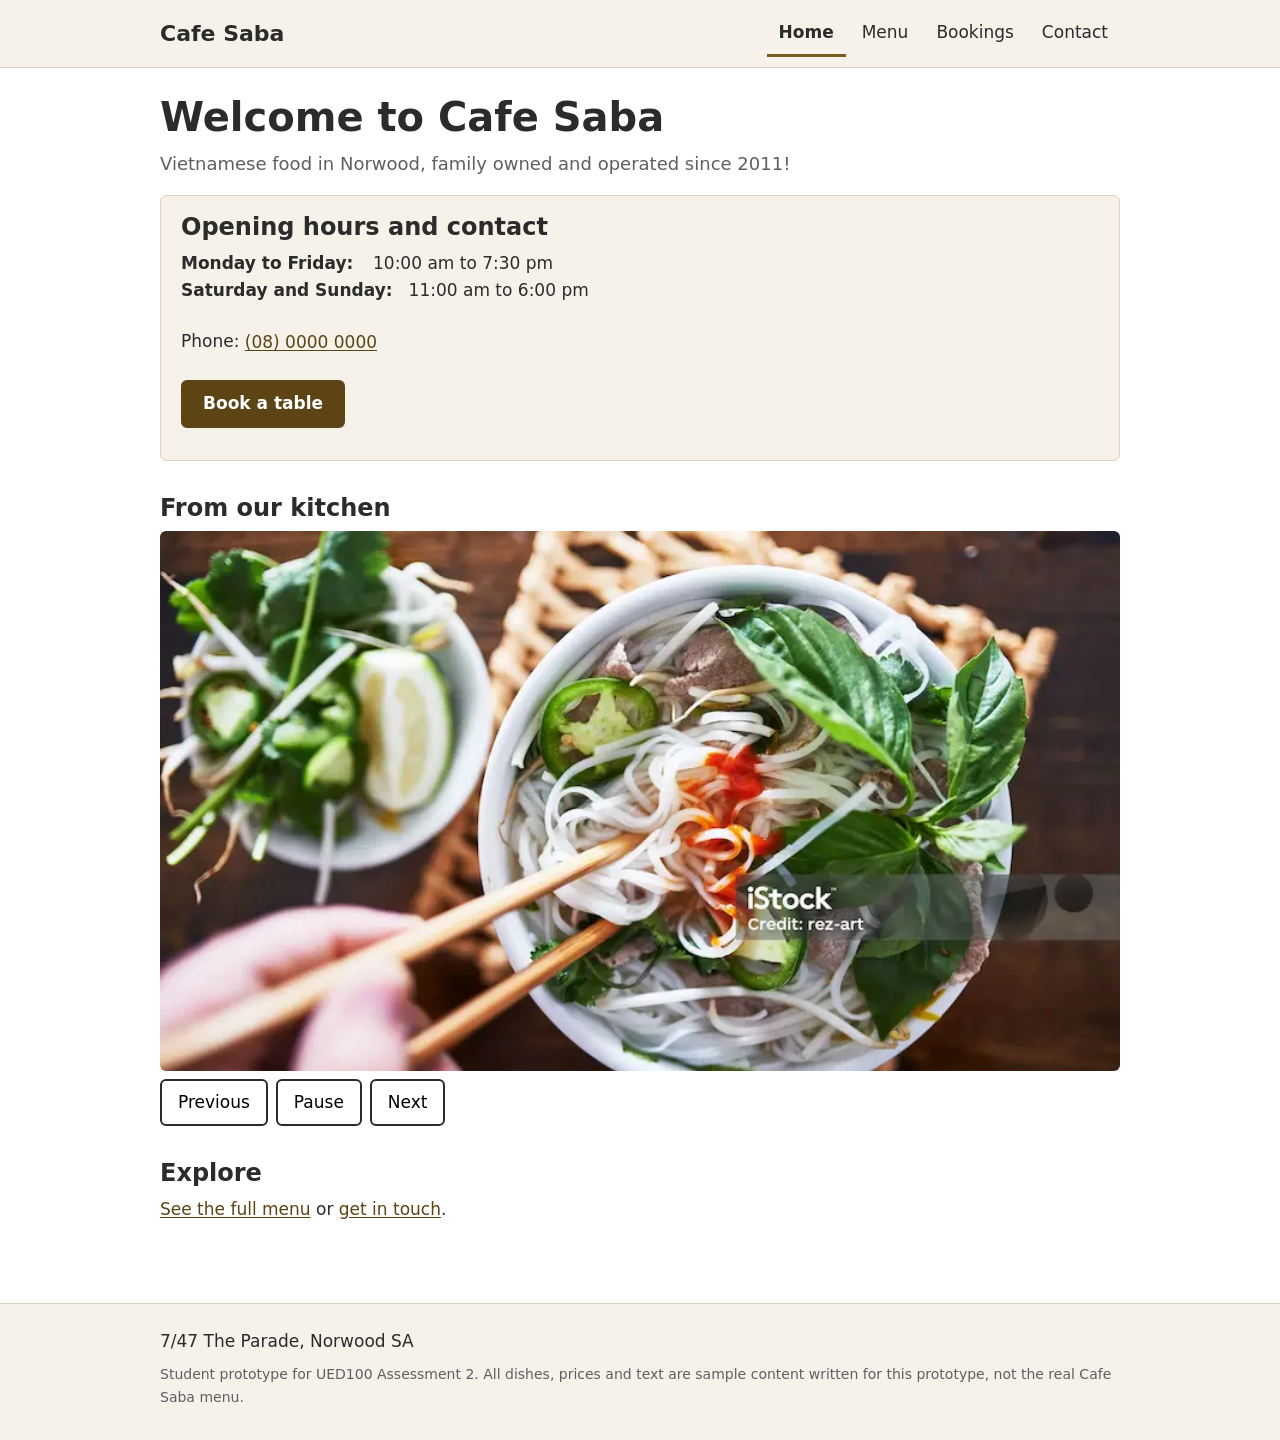
<file: index.html>
<!DOCTYPE html>
<html lang="en-AU">
<head>
  <meta charset="utf-8">
  <meta name="viewport" content="width=device-width, initial-scale=1">
  <title>Home | Cafe Saba (UED100 prototype)</title>
  <!-- Fixes F12: the live site has no meta description -->
  <meta name="description" content="Vietnamese food on The Parade, Norwood. See opening hours, browse the menu and book a table.">
  <!-- Adds a "js" class so the mobile menu only collapses when JavaScript is running -->
  <script>document.documentElement.classList.add("js");</script>
  <!-- Inline icon so the browser does not request a missing favicon.ico (a 404 shows as a console error) -->
  <link rel="icon" href="data:image/svg+xml,%3Csvg xmlns=%22http://www.w3.org/2000/svg%22 viewBox=%220 0 100 100%22%3E%3Ctext y=%22.9em%22 font-size=%2290%22%3E%F0%9F%8D%9C%3C/text%3E%3C/svg%3E">
  <link rel="stylesheet" href="css/base.css">
  <link rel="stylesheet" href="css/layout.css">
  <link rel="stylesheet" href="css/components.css">
</head>
<body>
  <!-- Skip link: first focusable item, lets keyboard users jump past the nav (kept from live site, F4) -->
  <a class="skip-link" href="#main">Skip to main content</a>

  <header class="site-header">
    <div class="container header-inner">
      <a class="brand" href="index.html">Cafe Saba</a>
      <button class="nav-toggle" type="button" aria-expanded="false" aria-controls="site-nav">
        <span class="nav-toggle-label">Menu</span>
      </button>
      <nav id="site-nav" class="site-nav" aria-label="Main">
        <ul>
          <li><a href="index.html" aria-current="page">Home</a></li>
          <li><a href="menu.html">Menu</a></li>
          <li><a href="bookings.html">Bookings</a></li>
          <li><a href="contact.html">Contact</a></li>
        </ul>
      </nav>
    </div>
  </header>

  <main id="main" tabindex="-1">
    <div class="container">
      <h1>Welcome to Cafe Saba</h1>

      <p class="lead">Vietnamese food in Norwood, family owned and operated since 2011!</p>

      <!-- Fixes F7: hours and phone are real text near the top, with a tel: link -->
      <section class="info-card" aria-labelledby="hours-h">
        <h2 id="hours-h">Opening hours and contact</h2>
        <dl class="hours">
          <div><dt>Monday to Friday:</dt><dd>10:00 am to 7:30 pm</dd></div>
          <div><dt>Saturday and Sunday:</dt><dd>11:00 am to 6:00 pm</dd></div>
        </dl>
        <p>Phone: <a href="tel:+61800000000">(08)&nbsp;0000&nbsp;0000</a></p>
        <!-- Fixes F6: ONE clear booking route, outside the slideshow -->
        <p><a class="button" href="bookings.html">Book a table</a></p>
      </section>

      <!-- Fixes F5: slideshow with a real pause button. Behaviour lives in js/slideshow.js. -->
      <section class="slideshow" aria-roledescription="carousel" aria-label="Food and cafe photos" data-slideshow>
        <h2>From our kitchen</h2>
        <div class="slides">
          <!-- Replace each figure's placeholder with an <img> that has real alt text (fixes F3) -->
          <figure class="slide" data-slide>
            <img src="img/tastynoodle.webp" width="800" height="450" alt="A bowl of rice noodles covered in jalapenos and hot sauce">
          </figure>
          <figure class="slide" data-slide hidden>
            <img src="img/springrolls.webp" width="800" height="450" loading="lazy" alt="A bowl of fried spring rolls and vermicelli noodles with peanut sauce">
          </figure>
          <figure class="slide" data-slide hidden>
            <img src="img/banhmi.webp" width="800" height="450" loading="lazy" alt="A display of several Banh mi rolls, each with a different filling">
          </figure>
        </div>
        <div class="slide-controls">
          <button type="button" data-prev>Previous</button>
          <button type="button" data-playpause aria-pressed="false">Pause</button>
          <button type="button" data-next>Next</button>
        </div>
        <p class="sr-only" aria-live="polite" data-slide-status></p>
      </section>

      <section aria-labelledby="explore-h">
        <h2 id="explore-h">Explore</h2>
        <p><a href="menu.html">See the full menu</a> or <a href="contact.html">get in touch</a>.</p>
      </section>
    </div>
  </main>

  <footer class="site-footer">
    <div class="container">
      <p>7/47 The Parade, Norwood SA</p>
      <p class="fineprint">Student prototype for UED100 Assessment 2. All dishes, prices and text are sample content written for this prototype, not the real Cafe Saba menu.</p>
    </div>
  </footer>
  <script src="js/nav.js" defer></script>
  <script src="js/slideshow.js" defer></script>
</body>
</html>
</file>
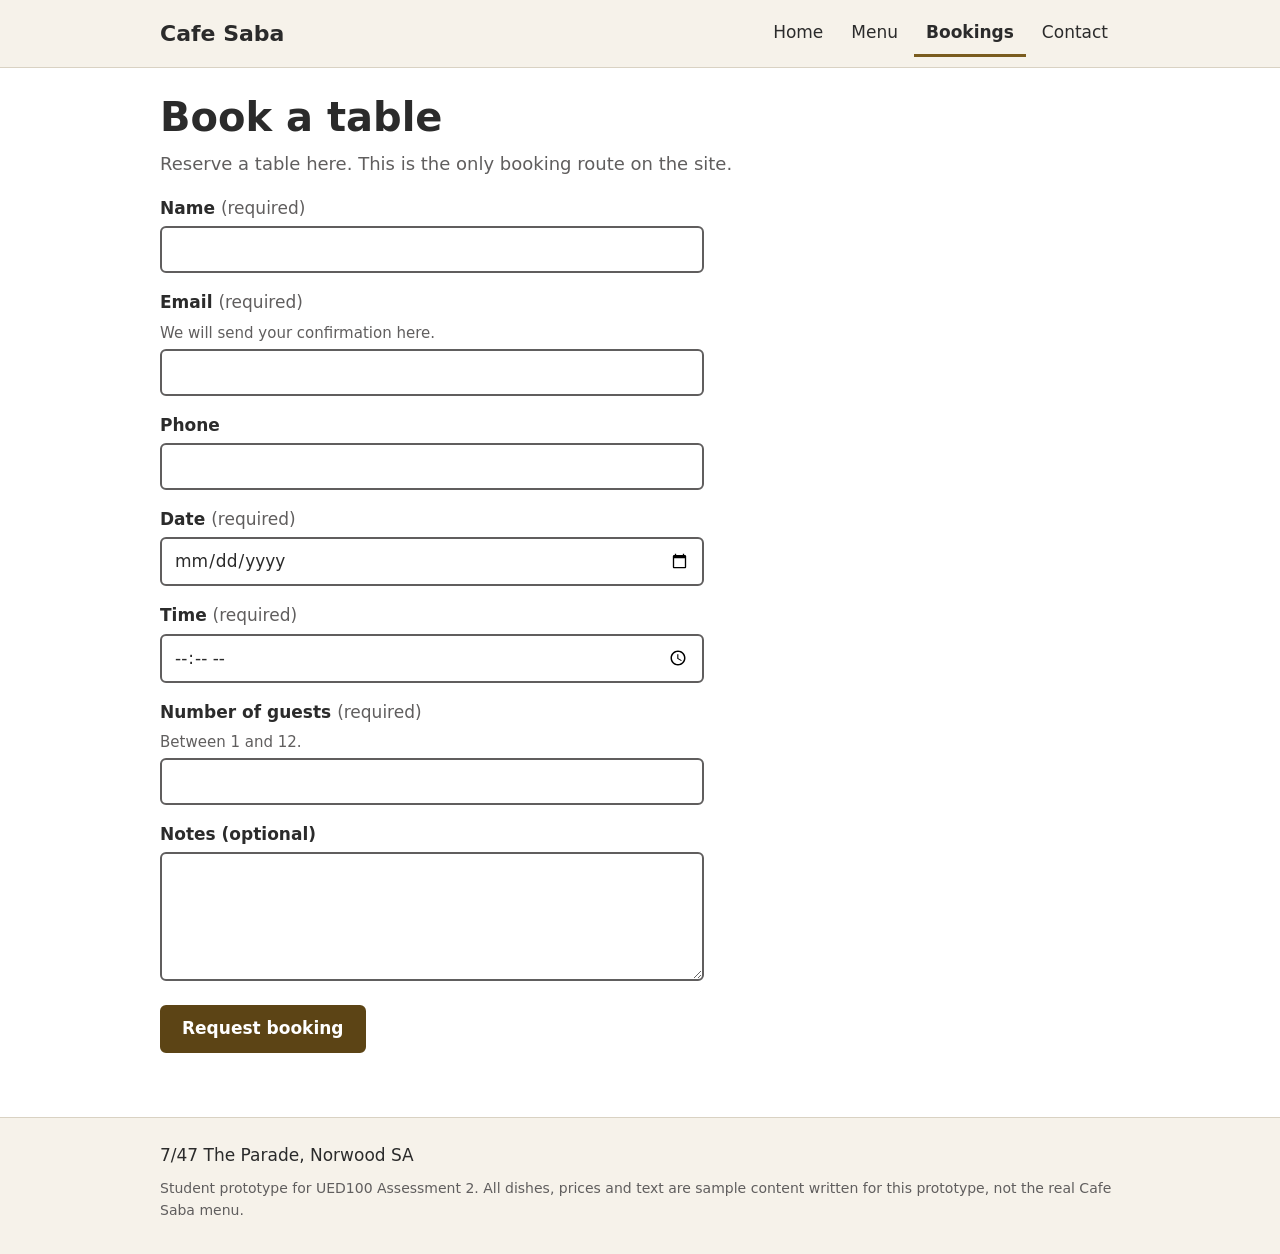
<file: bookings.html>
<!DOCTYPE html>
<html lang="en-AU">
<head>
  <meta charset="utf-8">
  <meta name="viewport" content="width=device-width, initial-scale=1">
  <title>Bookings | Cafe Saba (UED100 prototype)</title>
  <!-- Fixes F12: the live site has no meta description -->
  <meta name="description" content="Book a table at Cafe Saba in Norwood.">
  <!-- Adds a "js" class so the mobile menu only collapses when JavaScript is running -->
  <script>document.documentElement.classList.add("js");</script>
  <!-- Inline icon so the browser does not request a missing favicon.ico (a 404 shows as a console error) -->
  <link rel="icon" href="data:image/svg+xml,%3Csvg xmlns=%22http://www.w3.org/2000/svg%22 viewBox=%220 0 100 100%22%3E%3Ctext y=%22.9em%22 font-size=%2290%22%3E%F0%9F%8D%9C%3C/text%3E%3C/svg%3E">
  <link rel="stylesheet" href="css/base.css">
  <link rel="stylesheet" href="css/layout.css">
  <link rel="stylesheet" href="css/components.css">
</head>
<body>
  <!-- Skip link: first focusable item, lets keyboard users jump past the nav (kept from live site, F4) -->
  <a class="skip-link" href="#main">Skip to main content</a>

  <header class="site-header">
    <div class="container header-inner">
      <a class="brand" href="index.html">Cafe Saba</a>
      <button class="nav-toggle" type="button" aria-expanded="false" aria-controls="site-nav">
        <span class="nav-toggle-label">Menu</span>
      </button>
      <nav id="site-nav" class="site-nav" aria-label="Main">
        <ul>
          <li><a href="index.html">Home</a></li>
          <li><a href="menu.html">Menu</a></li>
          <li><a href="bookings.html" aria-current="page">Bookings</a></li>
          <li><a href="contact.html">Contact</a></li>
        </ul>
      </nav>
    </div>
  </header>

  <main id="main" tabindex="-1">
    <div class="container">
      <h1>Book a table</h1>

      <p class="lead">Reserve a table here. This is the only booking route on the site.</p>
      <!-- Fixes F6 and F9: one route, visible labels (not placeholders), autocomplete on, inline errors.
           "novalidate" turns off the browser pop-ups so js/form-validate.js can show inline errors. -->
      <form class="form" data-validate novalidate aria-label="Table booking">
        <p id="form-summary" class="error-summary" role="alert" hidden></p>
        <div class="field">
          <label for="name">Name <span class="req">(required)</span></label>
          <input id="name" name="name" type="text" autocomplete="name" required aria-required="true" aria-describedby="name-error">
          <p id="name-error" class="error" hidden></p>
        </div>
        <div class="field">
          <label for="email">Email <span class="req">(required)</span></label>
          <p id="email-hint" class="hint">We will send your confirmation here.</p>
          <input id="email" name="email" type="email" autocomplete="email" required aria-required="true" aria-describedby="email-hint email-error">
          <p id="email-error" class="error" hidden></p>
        </div>
        <div class="field">
          <label for="phone">Phone</label>
          <input id="phone" name="phone" type="tel" autocomplete="tel" aria-describedby="phone-error">
          <p id="phone-error" class="error" hidden></p>
        </div>
        <div class="field">
          <label for="date">Date <span class="req">(required)</span></label>
          <input id="date" name="date" type="date" required aria-required="true" aria-describedby="date-error">
          <p id="date-error" class="error" hidden></p>
        </div>
        <div class="field">
          <label for="time">Time <span class="req">(required)</span></label>
          <input id="time" name="time" type="time" required aria-required="true" aria-describedby="time-error">
          <p id="time-error" class="error" hidden></p>
        </div>
        <div class="field">
          <label for="guests">Number of guests <span class="req">(required)</span></label>
          <p id="guests-hint" class="hint">Between 1 and 12.</p>
          <input id="guests" name="guests" type="number" min="1" max="12" inputmode="numeric" required aria-required="true" aria-describedby="guests-hint guests-error">
          <p id="guests-error" class="error" hidden></p>
        </div>
        <div class="field">
          <label for="notes">Notes (optional)</label>
          <textarea id="notes" name="notes" rows="4"></textarea>
        </div>
        <button class="button" type="submit">Request booking</button>
      </form>
      <!-- Success message: role="status" so screen readers announce it (fixes F9, WCAG 4.1.3) -->
      <p id="form-success" class="success" role="status" hidden></p>
    </div>
  </main>

  <footer class="site-footer">
    <div class="container">
      <p>7/47 The Parade, Norwood SA</p>
      <p class="fineprint">Student prototype for UED100 Assessment 2. All dishes, prices and text are sample content written for this prototype, not the real Cafe Saba menu.</p>
    </div>
  </footer>
  <script src="js/nav.js" defer></script>
  <script src="js/form-validate.js" defer></script>
</body>
</html>
</file>
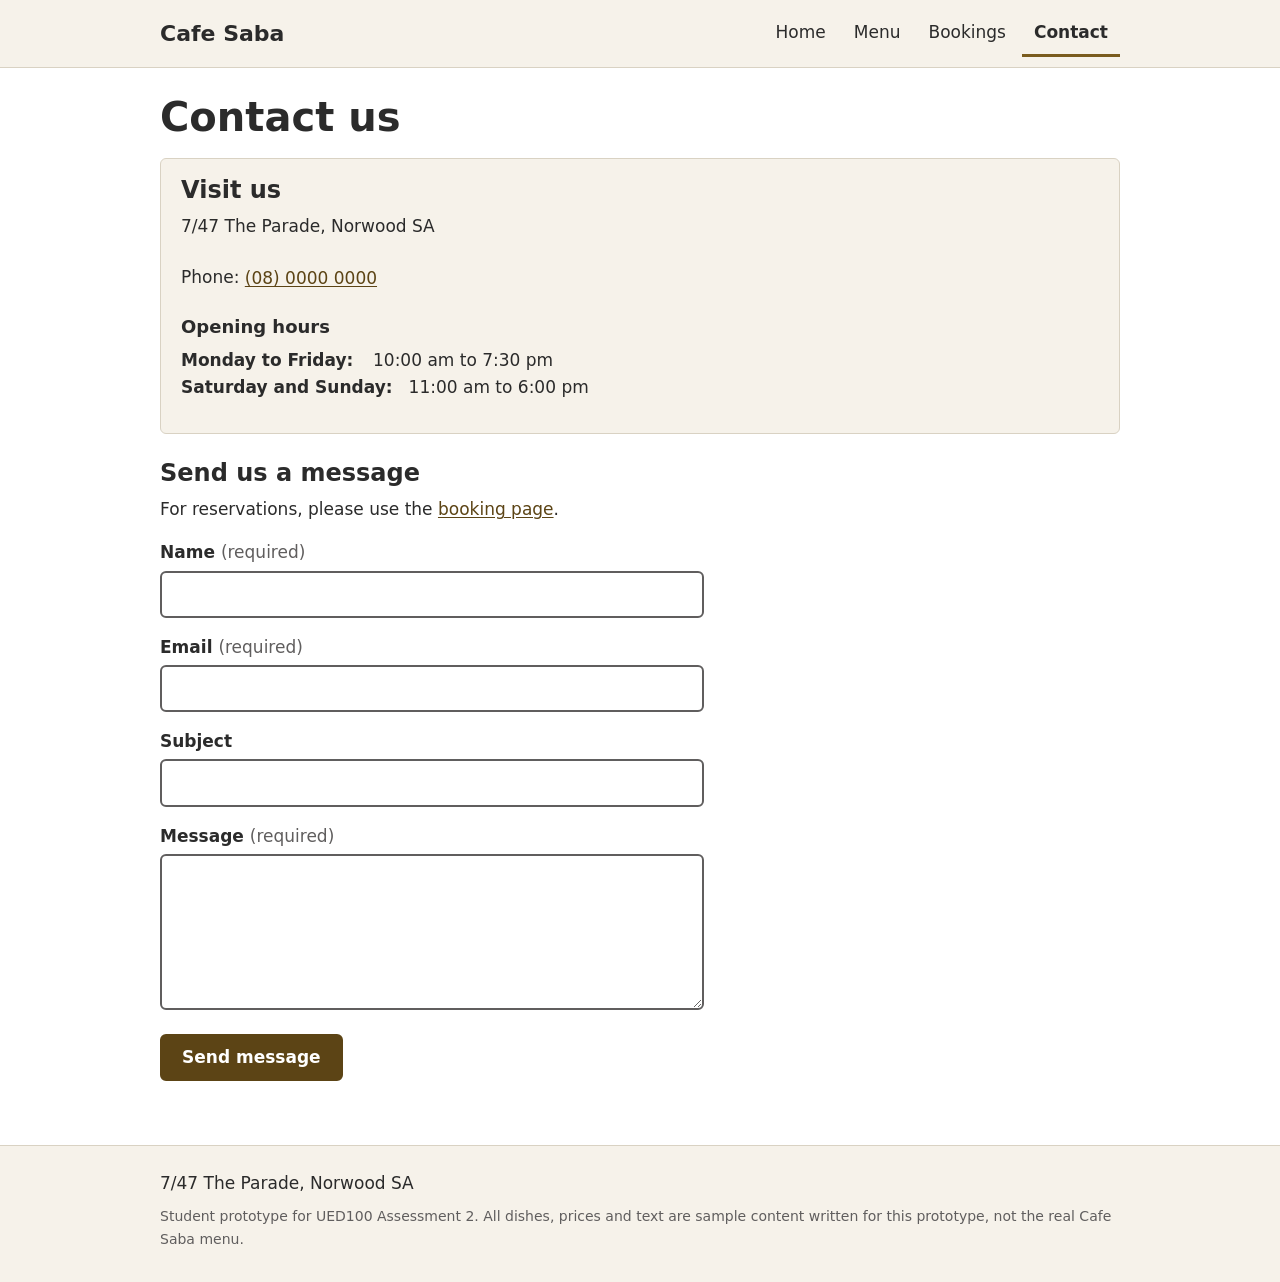
<file: contact.html>
<!DOCTYPE html>
<html lang="en-AU">
<head>
  <meta charset="utf-8">
  <meta name="viewport" content="width=device-width, initial-scale=1">
  <title>Contact | Cafe Saba (UED100 prototype)</title>
  <!-- Fixes F12: the live site has no meta description -->
  <meta name="description" content="Contact Cafe Saba: address, phone and a message form.">
  <!-- Adds a "js" class so the mobile menu only collapses when JavaScript is running -->
  <script>document.documentElement.classList.add("js");</script>
  <!-- Inline icon so the browser does not request a missing favicon.ico (a 404 shows as a console error) -->
  <link rel="icon" href="data:image/svg+xml,%3Csvg xmlns=%22http://www.w3.org/2000/svg%22 viewBox=%220 0 100 100%22%3E%3Ctext y=%22.9em%22 font-size=%2290%22%3E%F0%9F%8D%9C%3C/text%3E%3C/svg%3E">
  <link rel="stylesheet" href="css/base.css">
  <link rel="stylesheet" href="css/layout.css">
  <link rel="stylesheet" href="css/components.css">
</head>
<body>
  <!-- Skip link: first focusable item, lets keyboard users jump past the nav (kept from live site, F4) -->
  <a class="skip-link" href="#main">Skip to main content</a>

  <header class="site-header">
    <div class="container header-inner">
      <a class="brand" href="index.html">Cafe Saba</a>
      <button class="nav-toggle" type="button" aria-expanded="false" aria-controls="site-nav">
        <span class="nav-toggle-label">Menu</span>
      </button>
      <nav id="site-nav" class="site-nav" aria-label="Main">
        <ul>
          <li><a href="index.html">Home</a></li>
          <li><a href="menu.html">Menu</a></li>
          <li><a href="bookings.html">Bookings</a></li>
          <li><a href="contact.html" aria-current="page">Contact</a></li>
        </ul>
      </nav>
    </div>
  </header>

  <main id="main" tabindex="-1">
    <div class="container">
      <h1>Contact us</h1>

      <section aria-labelledby="visit-h" class="info-card">
        <h2 id="visit-h">Visit us</h2>
        <p>7/47 The Parade, Norwood SA</p>
        <p>Phone: <a href="tel:+61800000000">(08)&nbsp;0000&nbsp;0000</a></p>
        <h3>Opening hours</h3>
        <dl class="hours">
          <div><dt>Monday to Friday:</dt><dd>10:00 am to 7:30 pm</dd></div>
          <div><dt>Saturday and Sunday:</dt><dd>11:00 am to 6:00 pm</dd></div>
        </dl>
      </section>

      <section aria-labelledby="msg-h">
        <h2 id="msg-h">Send us a message</h2>
        <p>For reservations, please use the <a href="bookings.html">booking page</a>.</p>
        <form class="form" data-validate novalidate aria-label="Contact form">
          <p id="form-summary" class="error-summary" role="alert" hidden></p>
        <div class="field">
          <label for="name">Name <span class="req">(required)</span></label>
          <input id="name" name="name" type="text" autocomplete="name" required aria-required="true" aria-describedby="name-error">
          <p id="name-error" class="error" hidden></p>
        </div>
        <div class="field">
          <label for="email">Email <span class="req">(required)</span></label>
          <input id="email" name="email" type="email" autocomplete="email" required aria-required="true" aria-describedby="email-error">
          <p id="email-error" class="error" hidden></p>
        </div>
        <div class="field">
          <label for="subject">Subject</label>
          <input id="subject" name="subject" type="text" aria-describedby="subject-error">
          <p id="subject-error" class="error" hidden></p>
        </div>
          <div class="field">
            <label for="message">Message <span class="req">(required)</span></label>
            <textarea id="message" name="message" rows="5" required aria-required="true" aria-describedby="message-error"></textarea>
            <p id="message-error" class="error" hidden></p>
          </div>
          <button class="button" type="submit">Send message</button>
        </form>
        <p id="form-success" class="success" role="status" hidden></p>
      </section>
    </div>
  </main>

  <footer class="site-footer">
    <div class="container">
      <p>7/47 The Parade, Norwood SA</p>
      <p class="fineprint">Student prototype for UED100 Assessment 2. All dishes, prices and text are sample content written for this prototype, not the real Cafe Saba menu.</p>
    </div>
  </footer>
  <script src="js/nav.js" defer></script>
  <script src="js/form-validate.js" defer></script>
</body>
</html>
</file>
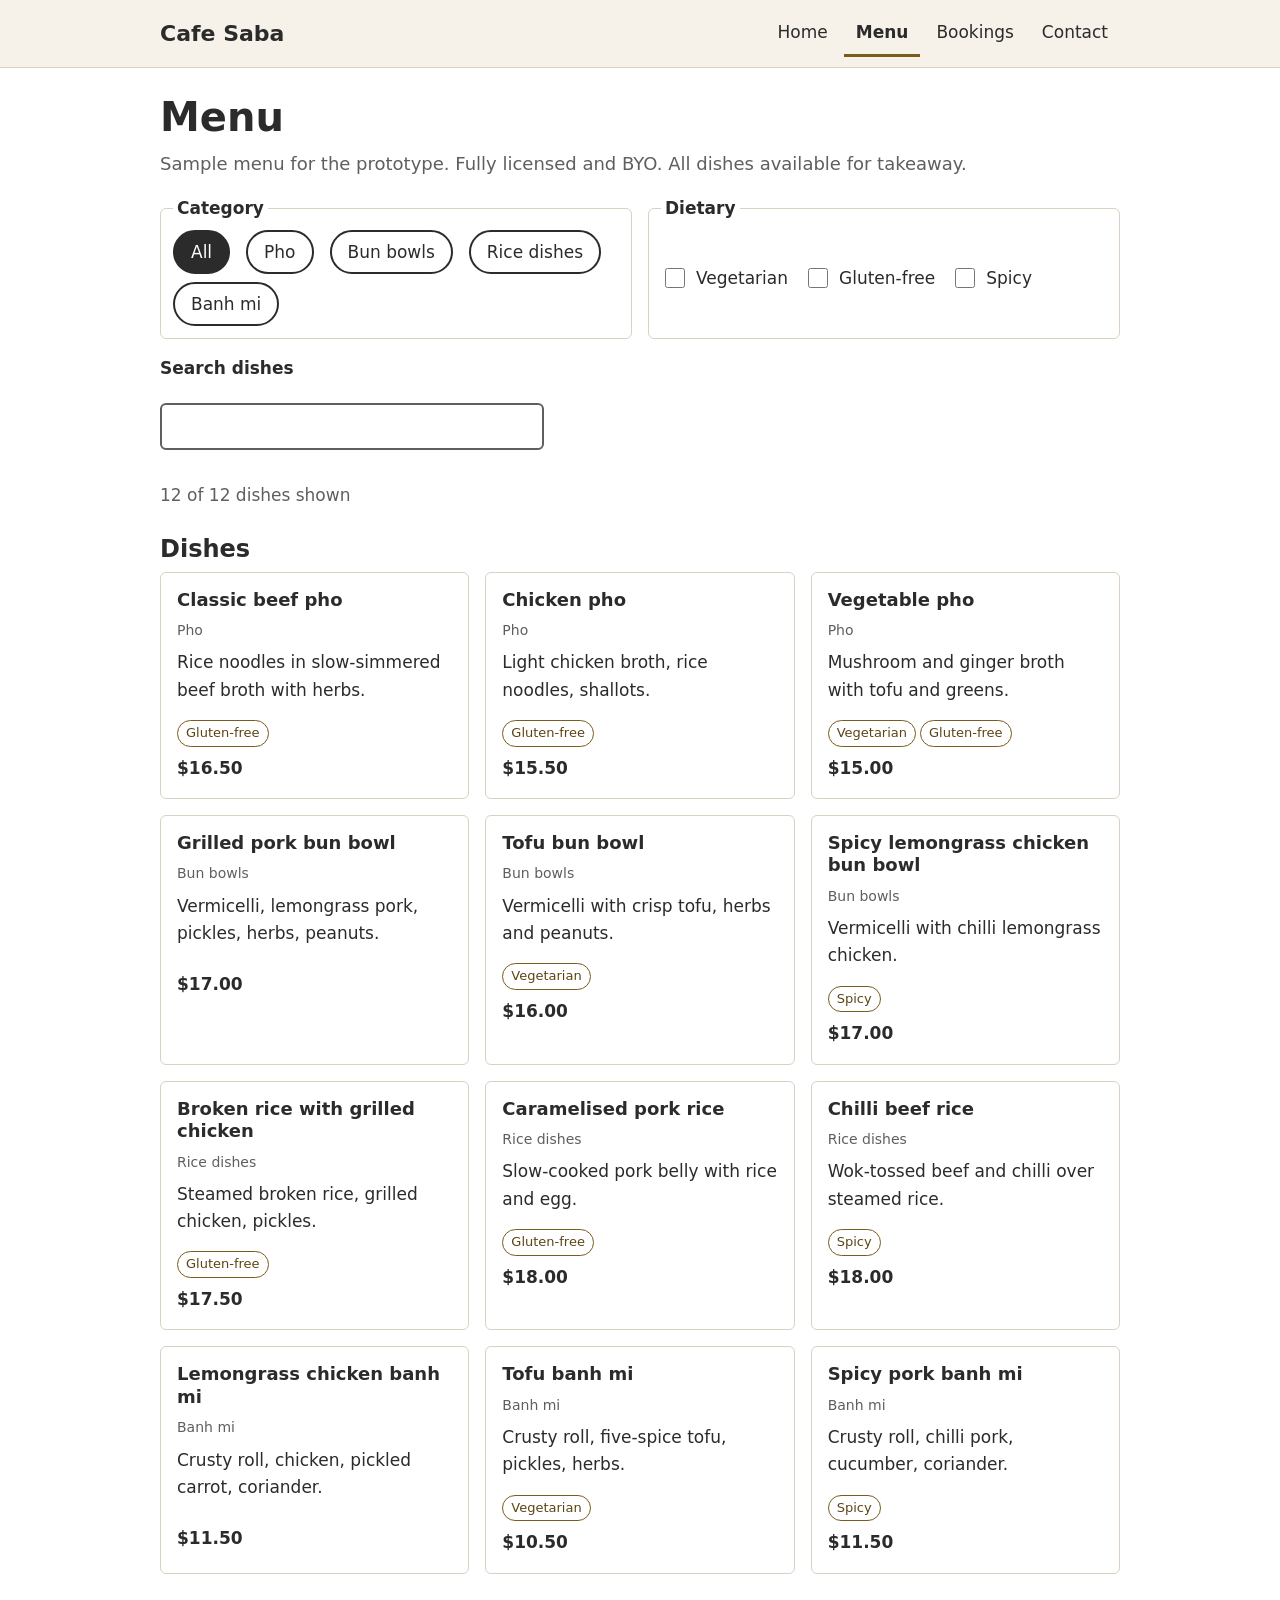
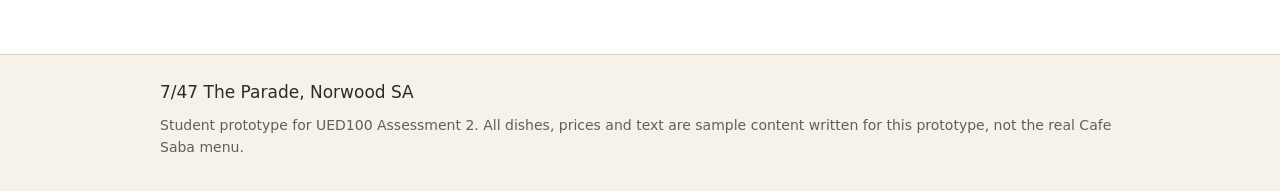
<file: menu.html>
<!DOCTYPE html>
<html lang="en-AU">
<head>
  <meta charset="utf-8">
  <meta name="viewport" content="width=device-width, initial-scale=1">
  <title>Menu | Cafe Saba (UED100 prototype)</title>
  <!-- Fixes F12: the live site has no meta description -->
  <meta name="description" content="Browse the sample menu: pho, bun bowls, rice dishes and banh mi, with dietary filters.">
  <!-- Adds a "js" class so the mobile menu only collapses when JavaScript is running -->
  <script>document.documentElement.classList.add("js");</script>
  <!-- Inline icon so the browser does not request a missing favicon.ico (a 404 shows as a console error) -->
  <link rel="icon" href="data:image/svg+xml,%3Csvg xmlns=%22http://www.w3.org/2000/svg%22 viewBox=%220 0 100 100%22%3E%3Ctext y=%22.9em%22 font-size=%2290%22%3E%F0%9F%8D%9C%3C/text%3E%3C/svg%3E">
  <link rel="stylesheet" href="css/base.css">
  <link rel="stylesheet" href="css/layout.css">
  <link rel="stylesheet" href="css/components.css">
</head>
<body>
  <!-- Skip link: first focusable item, lets keyboard users jump past the nav (kept from live site, F4) -->
  <a class="skip-link" href="#main">Skip to main content</a>

  <header class="site-header">
    <div class="container header-inner">
      <a class="brand" href="index.html">Cafe Saba</a>
      <button class="nav-toggle" type="button" aria-expanded="false" aria-controls="site-nav">
        <span class="nav-toggle-label">Menu</span>
      </button>
      <nav id="site-nav" class="site-nav" aria-label="Main">
        <ul>
          <li><a href="index.html">Home</a></li>
          <li><a href="menu.html" aria-current="page">Menu</a></li>
          <li><a href="bookings.html">Bookings</a></li>
          <li><a href="contact.html">Contact</a></li>
        </ul>
      </nav>
    </div>
  </header>

  <main id="main" tabindex="-1">
    <div class="container">
      <h1>Menu</h1>

      <!-- Fixes F8: the live Menu page shows no menu. This menu is static HTML, so it always shows.
           All dishes below are SAMPLE content. JS only hides/shows items; with JS off, everything is listed. -->
      <p class="lead">Sample menu for the prototype. Fully licensed and BYO. All dishes available for takeaway.</p>

      <div class="filters" role="search" aria-label="Filter the menu">
        <fieldset data-filter-category>
          <legend>Category</legend>
          <button type="button" aria-pressed="true" data-cat="all">All</button>
          <button type="button" aria-pressed="false" data-cat="pho">Pho</button>
          <button type="button" aria-pressed="false" data-cat="bun">Bun bowls</button>
          <button type="button" aria-pressed="false" data-cat="rice">Rice dishes</button>
          <button type="button" aria-pressed="false" data-cat="banh">Banh mi</button>
        </fieldset>
        <fieldset data-filter-diet>
          <legend>Dietary</legend>
          <label><input type="checkbox" value="veg"> Vegetarian</label>
          <label><input type="checkbox" value="gf"> Gluten-free</label>
          <label><input type="checkbox" value="spicy"> Spicy</label>
        </fieldset>
        <div class="field">
          <label for="menu-search">Search dishes</label>
          <input id="menu-search" type="search" autocomplete="off">
        </div>
      </div>

      <!-- Announces the result count to screen readers (WCAG 4.1.3) -->
      <p id="menu-status" class="status" role="status" aria-live="polite"></p>
      <p id="menu-empty" class="status" hidden>No dishes match. Try removing a filter.</p>

      <h2>Dishes</h2>
      <ul class="dish-grid" data-menu-list>
          <li class="dish" data-category="pho" data-tags="gf">
            <article>
              <h3>Classic beef pho</h3>
              <p class="dish-cat">Pho</p>
              <p>Rice noodles in slow-simmered beef broth with herbs.</p>
              <ul class="tags" aria-label="Dietary information"><li class="tag">Gluten-free</li></ul>
              <p class="price">$16.50</p>
            </article>
          </li>
          <li class="dish" data-category="pho" data-tags="gf">
            <article>
              <h3>Chicken pho</h3>
              <p class="dish-cat">Pho</p>
              <p>Light chicken broth, rice noodles, shallots.</p>
              <ul class="tags" aria-label="Dietary information"><li class="tag">Gluten-free</li></ul>
              <p class="price">$15.50</p>
            </article>
          </li>
          <li class="dish" data-category="pho" data-tags="veg gf">
            <article>
              <h3>Vegetable pho</h3>
              <p class="dish-cat">Pho</p>
              <p>Mushroom and ginger broth with tofu and greens.</p>
              <ul class="tags" aria-label="Dietary information"><li class="tag">Vegetarian</li><li class="tag">Gluten-free</li></ul>
              <p class="price">$15.00</p>
            </article>
          </li>
          <li class="dish" data-category="bun" data-tags="">
            <article>
              <h3>Grilled pork bun bowl</h3>
              <p class="dish-cat">Bun bowls</p>
              <p>Vermicelli, lemongrass pork, pickles, herbs, peanuts.</p>
              <ul class="tags" aria-label="Dietary information"></ul>
              <p class="price">$17.00</p>
            </article>
          </li>
          <li class="dish" data-category="bun" data-tags="veg">
            <article>
              <h3>Tofu bun bowl</h3>
              <p class="dish-cat">Bun bowls</p>
              <p>Vermicelli with crisp tofu, herbs and peanuts.</p>
              <ul class="tags" aria-label="Dietary information"><li class="tag">Vegetarian</li></ul>
              <p class="price">$16.00</p>
            </article>
          </li>
          <li class="dish" data-category="bun" data-tags="spicy">
            <article>
              <h3>Spicy lemongrass chicken bun bowl</h3>
              <p class="dish-cat">Bun bowls</p>
              <p>Vermicelli with chilli lemongrass chicken.</p>
              <ul class="tags" aria-label="Dietary information"><li class="tag">Spicy</li></ul>
              <p class="price">$17.00</p>
            </article>
          </li>
          <li class="dish" data-category="rice" data-tags="gf">
            <article>
              <h3>Broken rice with grilled chicken</h3>
              <p class="dish-cat">Rice dishes</p>
              <p>Steamed broken rice, grilled chicken, pickles.</p>
              <ul class="tags" aria-label="Dietary information"><li class="tag">Gluten-free</li></ul>
              <p class="price">$17.50</p>
            </article>
          </li>
          <li class="dish" data-category="rice" data-tags="gf">
            <article>
              <h3>Caramelised pork rice</h3>
              <p class="dish-cat">Rice dishes</p>
              <p>Slow-cooked pork belly with rice and egg.</p>
              <ul class="tags" aria-label="Dietary information"><li class="tag">Gluten-free</li></ul>
              <p class="price">$18.00</p>
            </article>
          </li>
          <li class="dish" data-category="rice" data-tags="spicy">
            <article>
              <h3>Chilli beef rice</h3>
              <p class="dish-cat">Rice dishes</p>
              <p>Wok-tossed beef and chilli over steamed rice.</p>
              <ul class="tags" aria-label="Dietary information"><li class="tag">Spicy</li></ul>
              <p class="price">$18.00</p>
            </article>
          </li>
          <li class="dish" data-category="banh" data-tags="">
            <article>
              <h3>Lemongrass chicken banh mi</h3>
              <p class="dish-cat">Banh mi</p>
              <p>Crusty roll, chicken, pickled carrot, coriander.</p>
              <ul class="tags" aria-label="Dietary information"></ul>
              <p class="price">$11.50</p>
            </article>
          </li>
          <li class="dish" data-category="banh" data-tags="veg">
            <article>
              <h3>Tofu banh mi</h3>
              <p class="dish-cat">Banh mi</p>
              <p>Crusty roll, five-spice tofu, pickles, herbs.</p>
              <ul class="tags" aria-label="Dietary information"><li class="tag">Vegetarian</li></ul>
              <p class="price">$10.50</p>
            </article>
          </li>
          <li class="dish" data-category="banh" data-tags="spicy">
            <article>
              <h3>Spicy pork banh mi</h3>
              <p class="dish-cat">Banh mi</p>
              <p>Crusty roll, chilli pork, cucumber, coriander.</p>
              <ul class="tags" aria-label="Dietary information"><li class="tag">Spicy</li></ul>
              <p class="price">$11.50</p>
            </article>
          </li>
      </ul>
    </div>
  </main>

  <footer class="site-footer">
    <div class="container">
      <p>7/47 The Parade, Norwood SA</p>
      <p class="fineprint">Student prototype for UED100 Assessment 2. All dishes, prices and text are sample content written for this prototype, not the real Cafe Saba menu.</p>
    </div>
  </footer>
  <script src="js/nav.js" defer></script>
  <script src="js/menu-filter.js" defer></script>
</body>
</html>
</file>
<file: css/base.css>
/* base.css: design tokens, reset and typography.
   All colours were checked for contrast against white or the page background (WCAG 1.4.3, F11). */
:root {
  --text: #2b2b2b;        /* 14.2:1 on white */
  --text-muted: #605e5e;  /* 6.4:1 on white (the grey the live site already uses) */
  --accent: #7a5c1e;      /* dark gold, used for borders. The live site's light gold (#BC9B5D) is only 2.6:1 (F11) */
  --accent-dark: #5c4415; /* darker gold for text and buttons: 9.2:1 on white */
  --bg: #ffffff;
  --bg-soft: #f6f2ea;
  --border: #d9d2c3;
  --error: #b00020;       /* 7.3:1 on white */
  --success: #1b5e20;     /* 7.9:1 on white; the live site's green was 2.7:1 (F9) */
  --focus: #0b57d0;

  --font: system-ui, -apple-system, "Segoe UI", Roboto, Arial, sans-serif;
  --radius: 6px;
  --space: 1rem;
}

*, *::before, *::after { box-sizing: border-box; }
html { font-size: 100%; -webkit-text-size-adjust: 100%; }
body { margin: 0; font-family: var(--font); font-size: 1.0625rem; line-height: 1.6; color: var(--text); background: var(--bg); }

h1, h2, h3 { line-height: 1.25; margin: 1.5rem 0 .5rem; }
h1 { font-size: 2rem; margin-top: 1.5rem; }
h2 { font-size: 1.5rem; }
h3 { font-size: 1.125rem; margin-top: 0; }
p, ul, dl { margin: 0 0 1rem; }
a { color: var(--accent-dark); text-underline-offset: 2px; }
a:hover { color: var(--text); }
img { max-width: 100%; height: auto; display: block; }

/* Visible focus for keyboard users (WCAG 2.4.7) */
:focus-visible { outline: 3px solid var(--focus); outline-offset: 2px; }
main:focus { outline: none; }

.lead { font-size: 1.125rem; color: var(--text-muted); }
.fineprint { font-size: .875rem; color: var(--text-muted); }

/* Hidden visually but still read by screen readers */
.sr-only { position: absolute; width: 1px; height: 1px; padding: 0; margin: -1px; overflow: hidden; clip: rect(0,0,0,0); white-space: nowrap; border: 0; }

/* Respect users who turn animation off (WCAG 2.2.2, F5) */
@media (prefers-reduced-motion: reduce) {
  *, *::before, *::after { animation: none !important; transition: none !important; scroll-behavior: auto !important; }
}
</file>
<file: css/layout.css>
/* layout.css: page structure and the responsive nav. Mobile-first: base styles are for phones,
   then @media (min-width) adds the wider layouts. Breakpoints: 40em (about 640px) and 60em (about 960px). */
.container { width: 100%; max-width: 62rem; margin: 0 auto; padding: 0 1rem; }  /* 16px side gutter */

.skip-link { position: absolute; left: .5rem; top: -4rem; background: var(--text); color: #fff; padding: .75rem 1rem; z-index: 100; border-radius: var(--radius); }
.skip-link:focus { top: .5rem; }

.site-header { background: var(--bg-soft); border-bottom: 1px solid var(--border); }
.header-inner { display: flex; flex-wrap: wrap; align-items: center; justify-content: space-between; gap: .5rem; padding-top: .5rem; padding-bottom: .5rem; }
.brand { font-size: 1.375rem; font-weight: 700; color: var(--text); text-decoration: none; padding: .5rem 0; min-height: 44px; display: inline-flex; align-items: center; }

/* Mobile nav toggle: only shown when JavaScript is running */
.nav-toggle { display: none; min-height: 44px; min-width: 44px; padding: .5rem 1rem; font: inherit; background: #fff; color: var(--text); border: 2px solid var(--text); border-radius: var(--radius); cursor: pointer; }
.js .nav-toggle { display: inline-block; }

.site-nav { width: 100%; }
.site-nav ul { list-style: none; margin: 0; padding: 0; display: flex; flex-direction: column; }
.site-nav a { display: flex; align-items: center; min-height: 44px; padding: .5rem .75rem; color: var(--text); text-decoration: none; border-radius: var(--radius); }
.site-nav a:hover { background: #fff; }
.site-nav a[aria-current="page"] { font-weight: 700; border-bottom: 3px solid var(--accent); border-radius: 0; }
/* On phones the nav starts closed in the CSS itself, so it never flashes open and then collapses when the script runs.
   (That flash moved the whole page up: Lighthouse layout shift 0.201 on mobile.) JS only sets data-collapsed to "false" to open it. */
.js .site-nav { display: none; }
.js .site-nav[data-collapsed="false"] { display: block; }

main { padding-bottom: 2rem; }
.site-footer { background: var(--bg-soft); border-top: 1px solid var(--border); padding: 1.5rem 0; margin-top: 2rem; }
.site-footer p { margin: 0 0 .5rem; }

@media (min-width: 40em) {
  .js .nav-toggle { display: none; }
  .site-nav { width: auto; }
  .site-nav ul { flex-direction: row; gap: .25rem; }
  .js .site-nav { display: block; }  /* nav always visible on wider screens */
  h1 { font-size: 2.5rem; }
}
</file>
<file: css/components.css>
/* components.css: buttons, info card, slideshow, menu, forms. */
.button, button { font: inherit; }
.button { display: inline-flex; align-items: center; justify-content: center; min-height: 44px; padding: .5rem 1.25rem; background: var(--accent-dark); color: #fff; border: 2px solid var(--accent-dark); border-radius: var(--radius); text-decoration: none; cursor: pointer; font-weight: 600; }
.button:hover { background: #fff; color: var(--accent-dark); }

.info-card { background: var(--bg-soft); border: 1px solid var(--border); border-radius: var(--radius); padding: 1rem 1.25rem; margin: 1rem 0; }
.info-card h2 { margin-top: 0; }
.hours div { display: flex; flex-wrap: wrap; gap: .25rem 1rem; }
.hours dt { font-weight: 600; min-width: 11rem; }
.hours dd { margin: 0; }

/* ----- Slideshow (behaviour in js/slideshow.js) ----- */
.slideshow { margin: 2rem 0; }
.slide { margin: 0; }
.placeholder { display: grid; place-items: center; aspect-ratio: 16 / 9; background: #e9e2d3; color: var(--text-muted); border-radius: var(--radius); font-weight: 600; }
.slide figcaption { margin-top: .5rem; color: var(--text-muted); }
/* Every slide photo is cropped to the same 16:9 box, so the page does not jump in height when the slide changes
   (found by test IMG2: the three photos were 534, 585 and 450 px tall). Matches the width/height set in the HTML. */
.slide img { width: 100%; height: auto; aspect-ratio: 16 / 9; object-fit: cover; border-radius: var(--radius); }
/* Phone links are at least 44px tall so they are easy to tap (found by test K9; WCAG 2.5.8, F11) */
a[href^="tel"] { display: inline-flex; align-items: center; min-height: 44px; }
.slide-controls { display: flex; flex-wrap: wrap; gap: .5rem; margin-top: .5rem; }
.slide-controls button { min-height: 44px; min-width: 44px; padding: .5rem 1rem; background: #fff; border: 2px solid var(--text); border-radius: var(--radius); cursor: pointer; }
.slide-controls button:hover { background: var(--bg-soft); }

/* ----- Menu filters and dish cards ----- */
.filters { display: grid; gap: 1rem; margin-bottom: 1rem; }
.filters fieldset { border: 1px solid var(--border); border-radius: var(--radius); padding: .5rem .75rem .75rem; margin: 0; display: flex; flex-wrap: wrap; gap: .5rem 1rem; }
.filters legend { font-weight: 600; padding: 0 .25rem; }
.filters button { min-height: 44px; padding: .25rem 1rem; background: #fff; color: var(--text); border: 2px solid var(--text); border-radius: 999px; cursor: pointer; }
.filters button[aria-pressed="true"] { background: var(--text); color: #fff; }  /* state is shown by more than colour: it is also read as "pressed" */
.filters label { display: inline-flex; align-items: center; gap: .5rem; min-height: 44px; }
.filters input[type="checkbox"] { width: 1.25rem; height: 1.25rem; }

.dish-grid { list-style: none; padding: 0; display: grid; gap: 1rem; grid-template-columns: 1fr; }
.dish article { height: 100%; border: 1px solid var(--border); border-radius: var(--radius); padding: 1rem; background: #fff; }
.dish-cat { color: var(--text-muted); font-size: .875rem; margin-bottom: .5rem; }
.price { font-weight: 700; margin: .5rem 0 0; }
.tags { list-style: none; padding: 0; display: flex; flex-wrap: wrap; gap: .25rem; margin: .5rem 0 0; }
.tag { font-size: .8125rem; padding: .125rem .5rem; border: 1px solid var(--accent); border-radius: 999px; color: var(--accent-dark); }
.status { color: var(--text-muted); }
/* Reserve the line for the result count so it does not push the dishes down when the script fills it in (layout shift) */
#menu-status { min-height: 1.6em; }

/* ----- Forms ----- */
.form { max-width: 34rem; }
.field { margin-bottom: 1rem; }
.field label { display: block; font-weight: 600; margin-bottom: .25rem; }
.req { font-weight: 400; color: var(--text-muted); }
.hint { margin: 0 0 .25rem; font-size: .9375rem; color: var(--text-muted); }
input, textarea { width: 100%; min-height: 44px; padding: .5rem .75rem; font: inherit; color: var(--text); background: #fff; border: 2px solid var(--text-muted); border-radius: var(--radius); }
input[aria-invalid="true"], textarea[aria-invalid="true"] { border-color: var(--error); }
.error { color: var(--error); font-weight: 600; margin: .25rem 0 0; }
.error-summary { border: 2px solid var(--error); color: var(--error); border-radius: var(--radius); padding: .75rem 1rem; font-weight: 600; }
.success { color: var(--success); font-weight: 700; border: 2px solid var(--success); border-radius: var(--radius); padding: .75rem 1rem; max-width: 34rem; }

@media (min-width: 40em) {
  .dish-grid { grid-template-columns: repeat(2, 1fr); }
  .filters { grid-template-columns: 1fr 1fr; }
  .filters .field { grid-column: 1 / -1; max-width: 24rem; }
}
@media (min-width: 60em) {
  .dish-grid { grid-template-columns: repeat(3, 1fr); }
}
</file>
